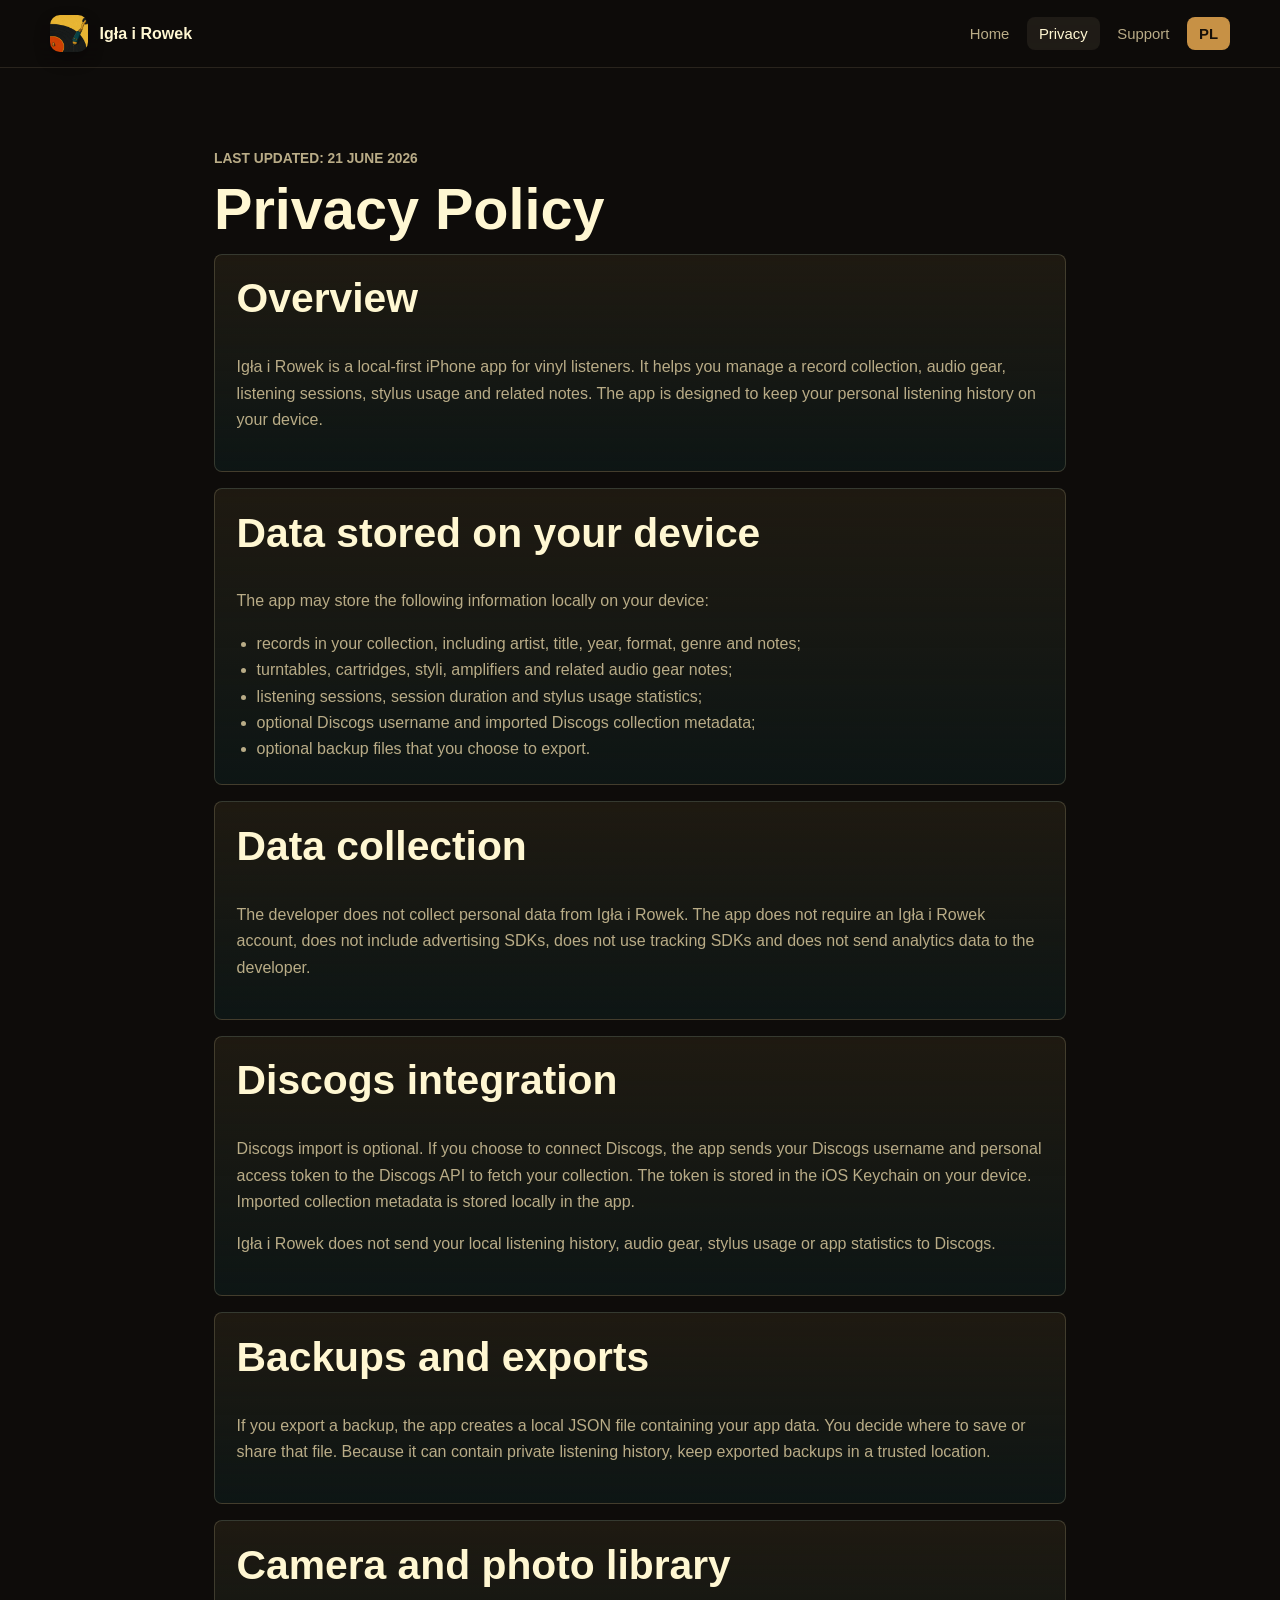
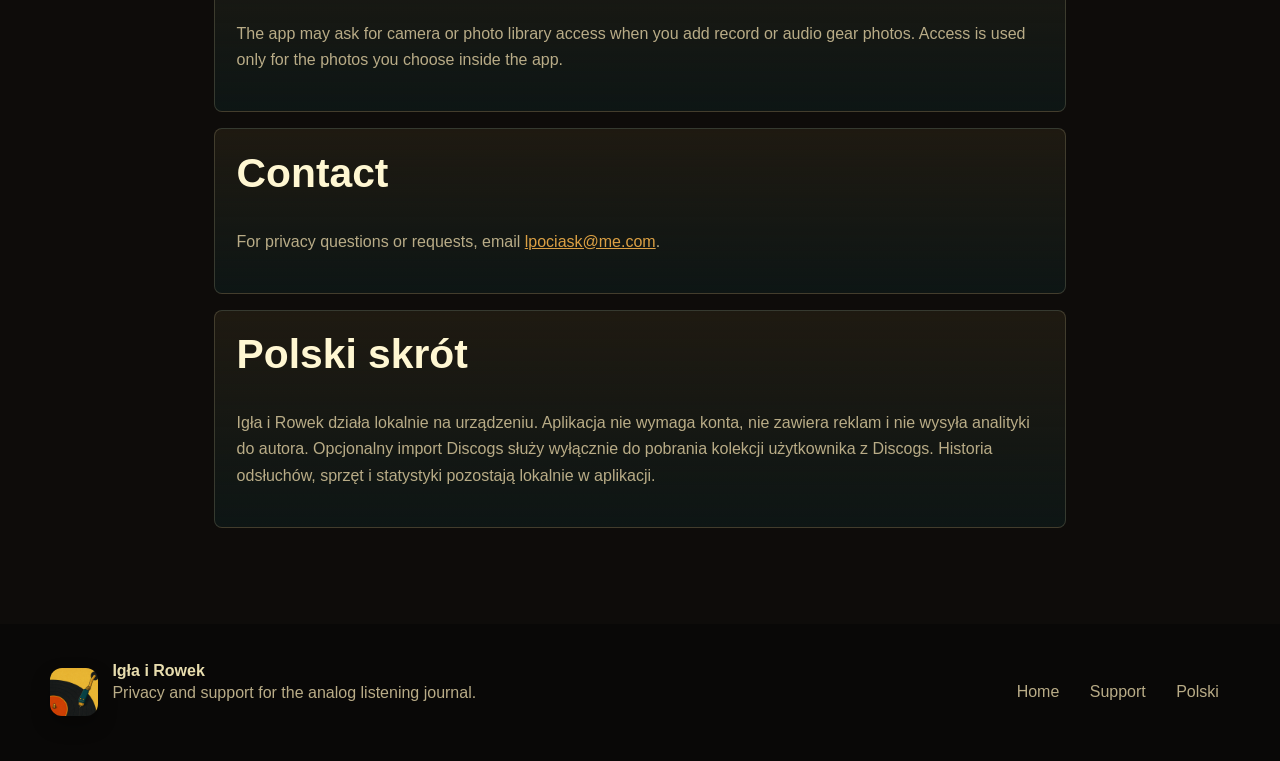
<file: privacy.html>
<!doctype html>
<html lang="en">
<head>
  <meta charset="utf-8">
  <meta name="viewport" content="width=device-width, initial-scale=1">
  <title>Privacy Policy | Igła i Rowek</title>
  <meta name="description" content="Privacy policy for Igła i Rowek.">
  <link rel="icon" href="assets/brand/app-icon.png">
  <link rel="stylesheet" href="styles.css">
</head>
<body>
  <header class="site-header">
    <nav class="nav" aria-label="Main navigation">
      <a class="brand" href="https://lpociask.dev/en/apps/igla/" aria-label="Igła i Rowek home">
        <img src="assets/brand/app-icon.png" alt="" width="40" height="40">
        <span>Igła i Rowek</span>
      </a>
      <div class="nav-links">
        <a href="https://lpociask.dev/en/apps/igla/">Home</a>
        <a aria-current="page" href="privacy.html">Privacy</a>
        <a href="support.html">Support</a>
        <a class="language" href="https://lpociask.dev/apps/igla/">PL</a>
      </div>
    </nav>
  </header>

  <main class="document">
    <p class="eyebrow">Last updated: 21 June 2026</p>
    <h1>Privacy Policy</h1>

    <section>
      <h2>Overview</h2>
      <p>
        Igła i Rowek is a local-first iPhone app for vinyl listeners. It helps you manage
        a record collection, audio gear, listening sessions, stylus usage and related notes.
        The app is designed to keep your personal listening history on your device.
      </p>
    </section>

    <section>
      <h2>Data stored on your device</h2>
      <p>The app may store the following information locally on your device:</p>
      <ul>
        <li>records in your collection, including artist, title, year, format, genre and notes;</li>
        <li>turntables, cartridges, styli, amplifiers and related audio gear notes;</li>
        <li>listening sessions, session duration and stylus usage statistics;</li>
        <li>optional Discogs username and imported Discogs collection metadata;</li>
        <li>optional backup files that you choose to export.</li>
      </ul>
    </section>

    <section>
      <h2>Data collection</h2>
      <p>
        The developer does not collect personal data from Igła i Rowek. The app does not
        require an Igła i Rowek account, does not include advertising SDKs, does not use
        tracking SDKs and does not send analytics data to the developer.
      </p>
    </section>

    <section>
      <h2>Discogs integration</h2>
      <p>
        Discogs import is optional. If you choose to connect Discogs, the app sends your
        Discogs username and personal access token to the Discogs API to fetch your collection.
        The token is stored in the iOS Keychain on your device. Imported collection metadata
        is stored locally in the app.
      </p>
      <p>
        Igła i Rowek does not send your local listening history, audio gear, stylus usage
        or app statistics to Discogs.
      </p>
    </section>

    <section>
      <h2>Backups and exports</h2>
      <p>
        If you export a backup, the app creates a local JSON file containing your app data.
        You decide where to save or share that file. Because it can contain private listening
        history, keep exported backups in a trusted location.
      </p>
    </section>

    <section>
      <h2>Camera and photo library</h2>
      <p>
        The app may ask for camera or photo library access when you add record or audio gear
        photos. Access is used only for the photos you choose inside the app.
      </p>
    </section>

    <section>
      <h2>Contact</h2>
      <p>
        For privacy questions or requests, email
        <a href="mailto:lpociask@me.com">lpociask@me.com</a>.
      </p>
    </section>

    <section lang="pl">
      <h2>Polski skrót</h2>
      <p>
        Igła i Rowek działa lokalnie na urządzeniu. Aplikacja nie wymaga konta, nie zawiera
        reklam i nie wysyła analityki do autora. Opcjonalny import Discogs służy wyłącznie
        do pobrania kolekcji użytkownika z Discogs. Historia odsłuchów, sprzęt i statystyki
        pozostają lokalnie w aplikacji.
      </p>
    </section>
  </main>

  <footer class="footer">
    <div class="footer-mark">
      <img src="assets/brand/app-icon.png" alt="" width="48" height="48">
      <div>
        <strong>Igła i Rowek</strong>
        <p>Privacy and support for the analog listening journal.</p>
      </div>
    </div>
    <nav class="footer-links" aria-label="Footer links">
      <a href="https://lpociask.dev/en/apps/igla/">Home</a>
      <a href="support.html">Support</a>
      <a href="https://lpociask.dev/apps/igla/">Polski</a>
    </nav>
  </footer>
</body>
</html>
</file>
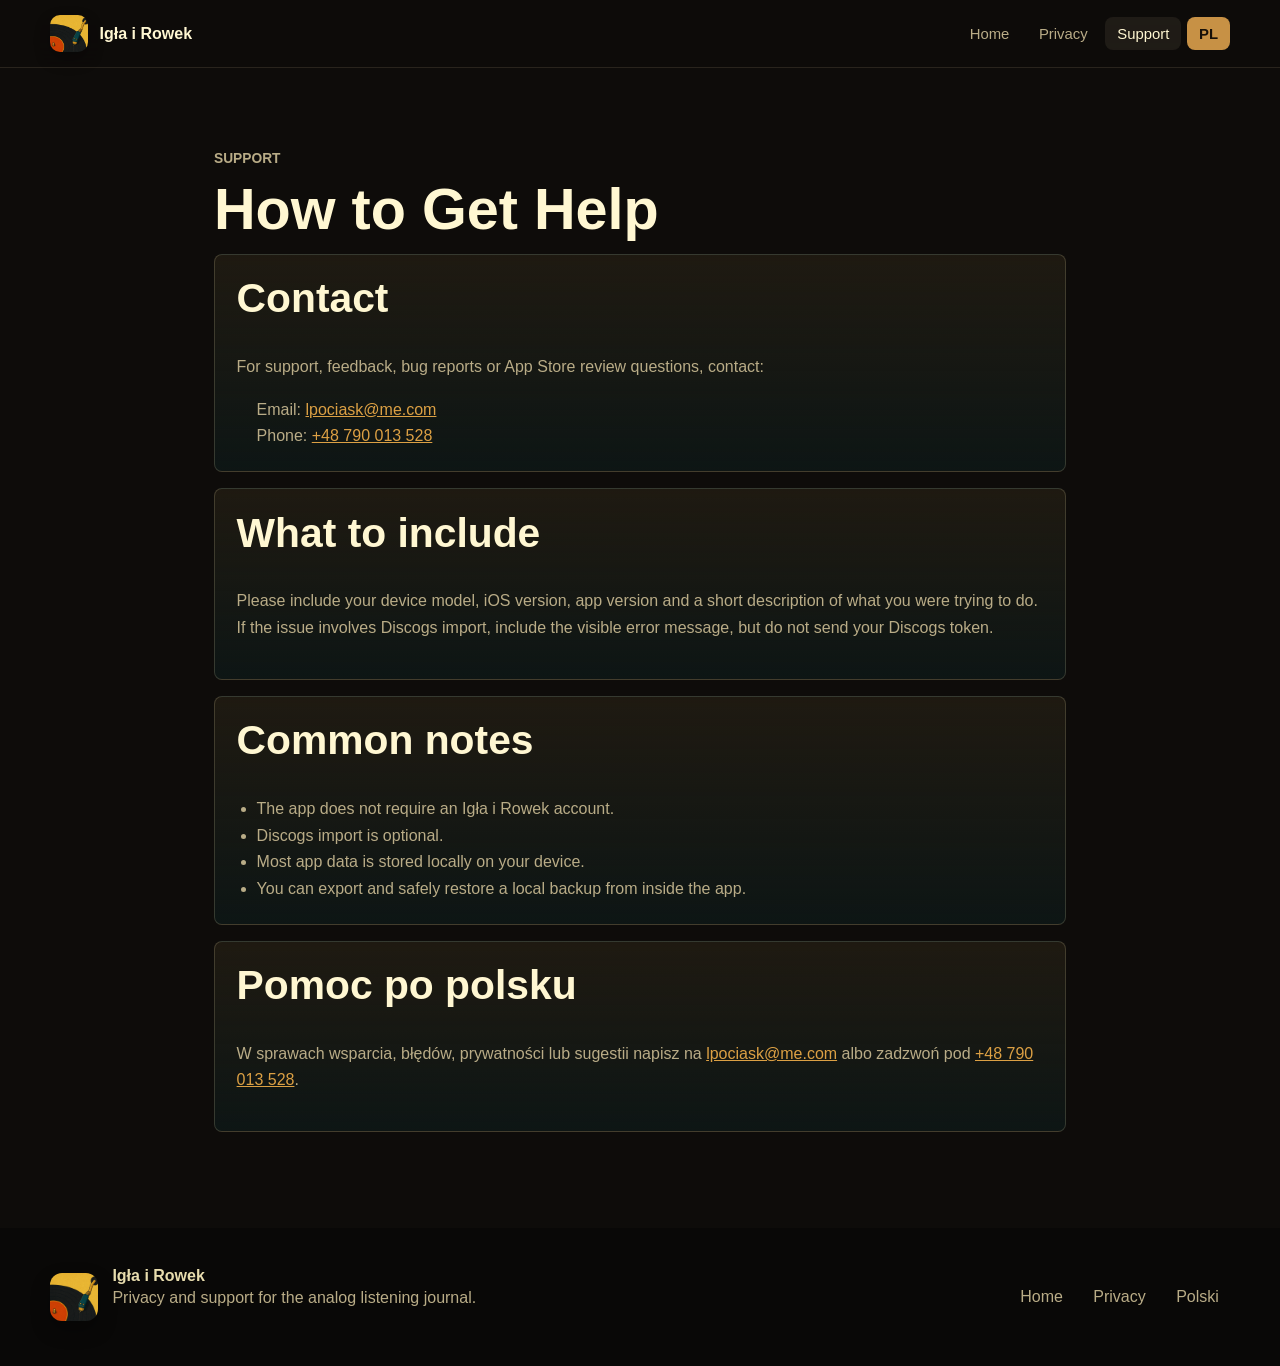
<file: support.html>
<!doctype html>
<html lang="en">
<head>
  <meta charset="utf-8">
  <meta name="viewport" content="width=device-width, initial-scale=1">
  <title>Support | Igła i Rowek</title>
  <meta name="description" content="Support contact information for Igła i Rowek.">
  <link rel="icon" href="assets/brand/app-icon.png">
  <link rel="stylesheet" href="styles.css">
</head>
<body>
  <header class="site-header">
    <nav class="nav" aria-label="Main navigation">
      <a class="brand" href="https://lpociask.dev/en/apps/igla/" aria-label="Igła i Rowek home">
        <img src="assets/brand/app-icon.png" alt="" width="40" height="40">
        <span>Igła i Rowek</span>
      </a>
      <div class="nav-links">
        <a href="https://lpociask.dev/en/apps/igla/">Home</a>
        <a href="privacy.html">Privacy</a>
        <a aria-current="page" href="support.html">Support</a>
        <a class="language" href="https://lpociask.dev/apps/igla/">PL</a>
      </div>
    </nav>
  </header>

  <main class="document">
    <p class="eyebrow">Support</p>
    <h1>How to Get Help</h1>

    <section>
      <h2>Contact</h2>
      <p>
        For support, feedback, bug reports or App Store review questions, contact:
      </p>
      <ul class="contact-list">
        <li>Email: <a href="mailto:lpociask@me.com">lpociask@me.com</a></li>
        <li>Phone: <a href="tel:+48790013528">+48 790 013 528</a></li>
      </ul>
    </section>

    <section>
      <h2>What to include</h2>
      <p>
        Please include your device model, iOS version, app version and a short description
        of what you were trying to do. If the issue involves Discogs import, include the
        visible error message, but do not send your Discogs token.
      </p>
    </section>

    <section>
      <h2>Common notes</h2>
      <ul>
        <li>The app does not require an Igła i Rowek account.</li>
        <li>Discogs import is optional.</li>
        <li>Most app data is stored locally on your device.</li>
        <li>You can export and safely restore a local backup from inside the app.</li>
      </ul>
    </section>

    <section lang="pl">
      <h2>Pomoc po polsku</h2>
      <p>
        W sprawach wsparcia, błędów, prywatności lub sugestii napisz na
        <a href="mailto:lpociask@me.com">lpociask@me.com</a> albo zadzwoń pod
        <a href="tel:+48790013528">+48 790 013 528</a>.
      </p>
    </section>
  </main>

  <footer class="footer">
    <div class="footer-mark">
      <img src="assets/brand/app-icon.png" alt="" width="48" height="48">
      <div>
        <strong>Igła i Rowek</strong>
        <p>Privacy and support for the analog listening journal.</p>
      </div>
    </div>
    <nav class="footer-links" aria-label="Footer links">
      <a href="https://lpociask.dev/en/apps/igla/">Home</a>
      <a href="privacy.html">Privacy</a>
      <a href="https://lpociask.dev/apps/igla/">Polski</a>
    </nav>
  </footer>
</body>
</html>
</file>
<file: styles.css>
:root {
  color-scheme: dark;
  --vinyl: #0e0c0a;
  --ink: #171008;
  --panel: #15120d;
  --panel-soft: #201b12;
  --paper: #e8ddae;
  --paper-bright: #fff7d2;
  --muted: #b9ac87;
  --brass: #c79145;
  --brass-strong: #dca044;
  --clay: #b85d2a;
  --teal: #0d595f;
  --teal-deep: #082e32;
  --line: rgba(232, 221, 174, 0.18);
  --shadow: rgba(0, 0, 0, 0.44);
  --page-max: 1180px;
}

* {
  box-sizing: border-box;
}

html {
  scroll-behavior: smooth;
}

body {
  margin: 0;
  background: var(--vinyl);
  color: var(--paper);
  font-family: ui-rounded, "SF Pro Rounded", "SF Pro Text", -apple-system, BlinkMacSystemFont, "Segoe UI", sans-serif;
}

img {
  display: block;
  max-width: 100%;
  height: auto;
}

a {
  color: inherit;
}

.site-shell {
  min-height: 100vh;
  background:
    linear-gradient(180deg, rgba(14, 12, 10, 0.58), var(--vinyl) 42rem),
    linear-gradient(115deg, rgba(13, 89, 95, 0.24), transparent 38rem),
    var(--vinyl);
}

.topbar,
.site-header {
  position: sticky;
  top: 0;
  z-index: 20;
  border-bottom: 1px solid rgba(232, 221, 174, 0.12);
  background: rgba(14, 12, 10, 0.82);
  backdrop-filter: blur(18px);
}

.topbar,
.site-header .nav {
  display: flex;
  align-items: center;
  justify-content: space-between;
  gap: 1rem;
  min-height: 4.2rem;
  padding: 0.9rem max(1.1rem, calc((100% - var(--page-max)) / 2));
}

.brand-link,
.brand {
  display: inline-flex;
  align-items: center;
  gap: 0.75rem;
  color: var(--paper-bright);
  text-decoration: none;
  font-weight: 800;
}

.brand-link img,
.brand img {
  width: 2.35rem;
  height: 2.35rem;
  border-radius: 10px;
  box-shadow: 0 0.45rem 1rem rgba(0, 0, 0, 0.28);
}

.nav-links {
  display: flex;
  align-items: center;
  gap: 0.35rem;
  font-size: 0.93rem;
  color: var(--muted);
}

.nav-links a {
  padding: 0.55rem 0.75rem;
  border-radius: 8px;
  text-decoration: none;
}

.nav-links a:hover,
.nav-links a:focus-visible,
.nav-links a[aria-current="page"] {
  color: var(--paper-bright);
  background: rgba(232, 221, 174, 0.08);
  outline: none;
}

.nav-links .language {
  color: var(--ink);
  background: var(--brass);
  font-weight: 800;
}

.hero {
  position: relative;
  min-height: 88svh;
  overflow: hidden;
  padding: 6.4rem max(1.25rem, calc((100% - var(--page-max)) / 2)) 4rem;
  border-bottom: 1px solid var(--line);
}

.hero::before {
  content: "";
  position: absolute;
  inset: 0;
  z-index: 1;
  background:
    linear-gradient(90deg, rgba(14, 12, 10, 0.91) 0%, rgba(14, 12, 10, 0.68) 33%, rgba(14, 12, 10, 0.08) 68%, rgba(14, 12, 10, 0.28) 100%),
    linear-gradient(180deg, rgba(14, 12, 10, 0.03), rgba(14, 12, 10, 0.13) 56%, var(--vinyl) 96%);
  pointer-events: none;
}

.hero-copy {
  position: relative;
  z-index: 3;
  width: min(46rem, 100%);
  padding-top: 2rem;
}

.release-note {
  display: inline-flex;
  align-items: center;
  gap: 0.6rem;
  margin: 0 0 1.2rem;
  color: var(--brass-strong);
  font-size: 0.95rem;
  font-weight: 800;
}

.release-note::before {
  content: "";
  width: 0.72rem;
  height: 0.72rem;
  border-radius: 50%;
  background: var(--brass-strong);
  box-shadow: 0 0 0 0.32rem rgba(199, 145, 69, 0.16);
}

h1,
h2,
h3,
p {
  margin-top: 0;
}

h1 {
  margin-bottom: 1rem;
  color: var(--paper-bright);
  font-size: 4.7rem;
  line-height: 0.98;
}

h2 {
  color: var(--paper-bright);
  font-size: 2.55rem;
  line-height: 1.08;
}

h3 {
  color: var(--paper-bright);
}

.lead {
  max-width: 40rem;
  color: #e2d6b0;
  font-size: 1.35rem;
  line-height: 1.55;
}

.actions,
.section-actions {
  display: flex;
  flex-wrap: wrap;
  gap: 0.8rem;
  margin-top: 2rem;
}

.button {
  display: inline-flex;
  align-items: center;
  justify-content: center;
  min-height: 3rem;
  padding: 0.85rem 1.1rem;
  border: 1px solid var(--line);
  border-radius: 8px;
  text-decoration: none;
  font-weight: 850;
}

.button.primary {
  color: var(--ink);
  background: var(--brass-strong);
  border-color: transparent;
}

.button.secondary {
  color: var(--paper-bright);
  background: rgba(232, 221, 174, 0.08);
}

.button:hover,
.button:focus-visible {
  transform: translateY(-1px);
  outline: 2px solid rgba(232, 221, 174, 0.32);
  outline-offset: 2px;
}

.hero-media {
  position: absolute;
  inset: 0;
  z-index: 0;
  pointer-events: none;
}

.phone {
  position: absolute;
  overflow: hidden;
  width: 17.2rem;
  aspect-ratio: 553 / 1200;
  margin: 0;
  border: 0.55rem solid #0a0908;
  border-radius: 2rem;
  background: #0a0908;
  box-shadow: 0 2rem 4.5rem var(--shadow);
}

.phone img {
  width: 100%;
  height: 100%;
  object-fit: cover;
  border-radius: 1.4rem;
}

.phone-main {
  top: 4.7rem;
  right: max(1rem, calc((100% - var(--page-max)) / 2 + 6rem));
  width: 22.4rem;
}

.phone-secondary {
  top: 8.6rem;
  right: max(1rem, calc((100% - var(--page-max)) / 2 - 2.5rem));
  width: 17.8rem;
  transform: rotate(5deg);
  opacity: 0.96;
}

.phone-third {
  top: 19rem;
  right: max(1rem, calc((100% - var(--page-max)) / 2 + 25rem));
  width: 14.6rem;
  transform: rotate(-7deg);
  opacity: 0.9;
}

.hero-marek {
  display: grid;
  grid-template-columns: 8.5rem minmax(0, 1fr);
  gap: 1rem;
  align-items: center;
  width: min(35rem, 100%);
  margin: 1.35rem 0 0;
  padding: 0.55rem;
  border: 1px solid rgba(232, 221, 174, 0.2);
  border-radius: 8px;
  background:
    linear-gradient(135deg, rgba(199, 145, 69, 0.22), rgba(13, 89, 95, 0.14)),
    rgba(14, 12, 10, 0.52);
  box-shadow: 0 1rem 2.6rem rgba(0, 0, 0, 0.24);
  backdrop-filter: blur(14px);
}

.hero-marek img {
  width: 100%;
  height: 5.35rem;
  aspect-ratio: 16 / 10;
  object-fit: cover;
  border-radius: 6px;
}

.hero-marek figcaption {
  display: grid;
  gap: 0.25rem;
}

.hero-marek strong {
  color: var(--paper-bright);
  font-size: 0.98rem;
}

.hero-marek span {
  color: var(--muted);
  font-size: 0.92rem;
  line-height: 1.45;
}

.ritual-strip {
  display: grid;
  grid-template-columns: repeat(4, minmax(0, 1fr));
  gap: 1rem;
  padding: 1.2rem max(1.25rem, calc((100% - var(--page-max)) / 2));
  background:
    linear-gradient(90deg, rgba(13, 89, 95, 0.2), rgba(199, 145, 69, 0.14), rgba(184, 93, 42, 0.12)),
    rgba(9, 8, 7, 0.72);
  border-bottom: 1px solid var(--line);
}

.ritual-card {
  position: relative;
  display: grid;
  grid-template-columns: 4.4rem minmax(0, 1fr);
  gap: 0.9rem;
  align-items: center;
  min-height: 10.5rem;
  overflow: hidden;
  padding: 1rem;
  border: 1px solid rgba(232, 221, 174, 0.16);
  border-radius: 8px;
  background:
    radial-gradient(circle at 0 0, rgba(199, 145, 69, 0.16), transparent 48%),
    linear-gradient(180deg, rgba(32, 27, 18, 0.94), rgba(13, 89, 95, 0.16));
  box-shadow: inset 0 1px 0 rgba(255, 247, 210, 0.05);
}

.ritual-card::after {
  content: "";
  position: absolute;
  inset: auto 1rem 0;
  height: 0.18rem;
  background: linear-gradient(90deg, var(--brass-strong), var(--teal), var(--clay));
  opacity: 0.76;
}

.ritual-card img {
  width: 100%;
  aspect-ratio: 553 / 1200;
  object-fit: cover;
  border: 0.22rem solid #0a0908;
  border-radius: 0.95rem;
  background: #0a0908;
  box-shadow: 0 0.8rem 1.6rem rgba(0, 0, 0, 0.3);
}

.ritual-number {
  display: inline-flex;
  margin-bottom: 0.4rem;
  color: var(--brass-strong);
  font-size: 0.78rem;
  font-weight: 900;
  letter-spacing: 0.08em;
}

.ritual-card h3 {
  display: block;
  margin-bottom: 0.35rem;
  color: var(--paper-bright);
  font-size: 1.02rem;
}

.ritual-card p {
  margin: 0;
  color: var(--muted);
  font-size: 0.9rem;
  line-height: 1.48;
}

.band {
  padding: 5.5rem max(1.25rem, calc((100% - var(--page-max)) / 2));
  border-bottom: 1px solid var(--line);
}

.band.alt {
  background: linear-gradient(180deg, rgba(13, 89, 95, 0.17), rgba(14, 12, 10, 0));
}

.section-header {
  max-width: 48rem;
  margin-bottom: 2.2rem;
}

.eyebrow {
  margin-bottom: 0.65rem;
  color: var(--brass-strong);
  font-size: 0.86rem;
  font-weight: 850;
  text-transform: uppercase;
}

.section-header p,
.feature-card p,
.release-card p,
.story-copy p,
.screen-card p,
.privacy-panel p,
.footer p,
.document p,
.document li {
  color: var(--muted);
  line-height: 1.65;
}

.feature-grid {
  display: grid;
  grid-template-columns: repeat(3, minmax(0, 1fr));
  gap: 1rem;
}

.feature-card,
.privacy-panel article,
.document section {
  border: 1px solid var(--line);
  border-radius: 8px;
  background: linear-gradient(180deg, rgba(32, 27, 18, 0.94), rgba(13, 89, 95, 0.13));
}

.feature-card {
  min-height: 15rem;
  position: relative;
  overflow: hidden;
  padding: 1.25rem;
  box-shadow: inset 0 1px 0 rgba(255, 247, 210, 0.05);
}

.feature-card img {
  width: 100%;
  aspect-ratio: 16 / 9;
  object-fit: cover;
  margin-bottom: 1rem;
  border-radius: 8px;
  filter: saturate(1.08) contrast(1.03);
}

.feature-card h3 {
  font-size: 1.22rem;
}

.release-band {
  position: relative;
}

.release-grid {
  display: grid;
  grid-template-columns: repeat(4, minmax(0, 1fr));
  gap: 1rem;
}

.release-card {
  min-height: 14rem;
  padding: 1.15rem;
  border: 1px solid rgba(232, 221, 174, 0.18);
  border-radius: 8px;
  background:
    radial-gradient(circle at top left, rgba(199, 145, 69, 0.17), transparent 46%),
    linear-gradient(180deg, rgba(32, 27, 18, 0.95), rgba(13, 89, 95, 0.16));
  box-shadow: inset 0 1px 0 rgba(255, 247, 210, 0.05);
}

.release-card span {
  display: inline-flex;
  margin-bottom: 0.85rem;
  padding: 0.32rem 0.5rem;
  border: 1px solid rgba(199, 145, 69, 0.3);
  border-radius: 999px;
  color: var(--brass-strong);
  background: rgba(199, 145, 69, 0.08);
  font-size: 0.76rem;
  font-weight: 900;
  text-transform: uppercase;
}

.release-card h3 {
  margin-bottom: 0.55rem;
  font-size: 1.18rem;
}

.story {
  display: grid;
  grid-template-columns: minmax(13rem, 0.62fr) minmax(0, 1.38fr);
  gap: 3rem;
  align-items: center;
}

.story-visual {
  overflow: hidden;
  width: min(100%, 21rem);
  aspect-ratio: 553 / 1200;
  justify-self: center;
  border: 0.55rem solid #0a0908;
  border-radius: 2rem;
  background: #0a0908;
  box-shadow: 0 1.4rem 3rem rgba(0, 0, 0, 0.32);
}

.story-visual img {
  width: 100%;
  height: 100%;
  object-fit: cover;
  border-radius: 1.35rem;
}

.story-copy {
  max-width: 45rem;
}

.story-notes {
  display: grid;
  grid-template-columns: repeat(3, minmax(0, 1fr));
  gap: 0.8rem;
  margin: 1.35rem 0 1.55rem;
}

.story-notes article {
  padding: 0.95rem;
  border: 1px solid rgba(232, 221, 174, 0.16);
  border-radius: 8px;
  background: rgba(232, 221, 174, 0.06);
}

.story-notes strong {
  display: block;
  margin-bottom: 0.35rem;
  color: var(--paper-bright);
  font-size: 0.94rem;
}

.story-notes span {
  color: var(--muted);
  font-size: 0.9rem;
  line-height: 1.5;
}

.check-list {
  display: grid;
  grid-template-columns: repeat(2, minmax(0, 1fr));
  gap: 0.8rem;
  margin-top: 1.5rem;
  padding: 0;
  list-style: none;
}

.check-list li {
  padding: 0.9rem;
  border: 1px solid rgba(199, 145, 69, 0.24);
  border-radius: 8px;
  background: rgba(199, 145, 69, 0.08);
  color: var(--paper);
  font-weight: 750;
}

.screen-rail {
  display: grid;
  grid-auto-flow: column;
  grid-auto-columns: minmax(19rem, 21.5rem);
  gap: 1.05rem;
  overflow-x: auto;
  padding: 0.35rem 0 1.2rem;
  scroll-snap-type: x mandatory;
}

.screen-card {
  scroll-snap-align: start;
}

.screen-card figure {
  margin: 0 0 0.95rem;
  overflow: hidden;
  aspect-ratio: 553 / 1200;
  border: 0.46rem solid #0a0908;
  border-radius: 1.9rem;
  background: #0a0908;
  box-shadow: 0 1.1rem 2.4rem rgba(0, 0, 0, 0.28);
}

.screen-card img {
  width: 100%;
  height: 100%;
  object-fit: cover;
  border-radius: 1.35rem;
}

.screen-card h3 {
  margin-bottom: 0.25rem;
  font-size: 1.05rem;
}

.privacy-panel {
  display: grid;
  grid-template-columns: 1fr 1fr;
  gap: 1rem;
}

.privacy-panel article {
  padding: 1.25rem;
}

.text-link {
  color: var(--brass-strong);
  font-weight: 800;
  text-underline-offset: 3px;
}

.document {
  max-width: 900px;
  margin: 0 auto;
  padding: 5rem 1.5rem 6rem;
}

.document h1 {
  font-size: clamp(2.2rem, 5vw, 3.6rem);
}

.document section {
  margin-top: 1rem;
  padding: 1.35rem;
}

.document ul {
  margin: 0.6rem 0 0;
  padding-left: 1.25rem;
}

.contact-list {
  list-style: none;
  padding-left: 0;
}

.document a {
  color: var(--brass-strong);
}

.footer {
  display: grid;
  grid-template-columns: 1fr auto;
  gap: 2rem;
  align-items: center;
  padding: 2.4rem max(1.25rem, calc((100% - var(--page-max)) / 2));
  background: #090807;
}

.footer-mark {
  display: flex;
  align-items: center;
  gap: 0.9rem;
}

.footer-mark img {
  width: 3rem;
  height: 3rem;
  border-radius: 12px;
  box-shadow: 0 0.55rem 1.2rem rgba(0, 0, 0, 0.3);
}

.footer-links {
  display: flex;
  flex-wrap: wrap;
  gap: 0.5rem;
}

.footer-links a {
  padding: 0.55rem 0.7rem;
  border-radius: 8px;
  color: var(--muted);
  text-decoration: none;
}

.footer-links a:hover,
.footer-links a:focus-visible {
  color: var(--paper-bright);
  background: rgba(232, 221, 174, 0.08);
  outline: none;
}

@media (max-width: 980px) {
  .hero {
    min-height: 82svh;
    padding-top: 5.2rem;
  }

  .hero-copy {
    padding-top: 0;
  }

  h1 {
    font-size: 3.35rem;
  }

  .lead {
    font-size: 1.15rem;
  }

  .phone-main {
    right: -0.6rem;
    top: 10rem;
    width: 16rem;
    opacity: 0.82;
  }

  .phone-secondary {
    right: 11.5rem;
    top: 18rem;
    width: 13rem;
    opacity: 0.6;
  }

  .phone-third {
    display: none;
  }

  .ritual-strip,
  .feature-grid,
  .release-grid,
  .story,
  .privacy-panel,
  .footer {
    grid-template-columns: 1fr;
  }

  .ritual-strip {
    grid-template-columns: repeat(2, minmax(0, 1fr));
  }
}

@media (max-width: 640px) {
  .topbar,
  .site-header {
    position: static;
  }

  .topbar,
  .site-header .nav {
    align-items: flex-start;
    flex-direction: column;
  }

  .nav-links {
    flex-wrap: wrap;
  }

  .hero {
    min-height: auto;
    padding-top: 3.2rem;
    padding-bottom: 4.5rem;
  }

  h1 {
    font-size: 2.7rem;
  }

  h2 {
    font-size: 2rem;
  }

  .phone-main {
    right: -3rem;
    top: 15rem;
    width: 14rem;
    opacity: 0.52;
  }

  .phone-secondary {
    display: none;
  }

  .actions,
  .section-actions {
    align-items: stretch;
    flex-direction: column;
  }

  .hero-marek {
    grid-template-columns: 1fr;
  }

  .hero-marek img {
    height: min(12rem, 48vw);
  }

  .button {
    width: 100%;
  }

  .ritual-strip {
    grid-template-columns: 1fr;
  }

  .band {
    padding-top: 4rem;
    padding-bottom: 4rem;
  }

  .story-notes {
    grid-template-columns: 1fr;
  }

  .check-list {
    grid-template-columns: 1fr;
  }

  .screen-rail {
    grid-auto-columns: minmax(16.8rem, 84%);
  }
}
</file>
